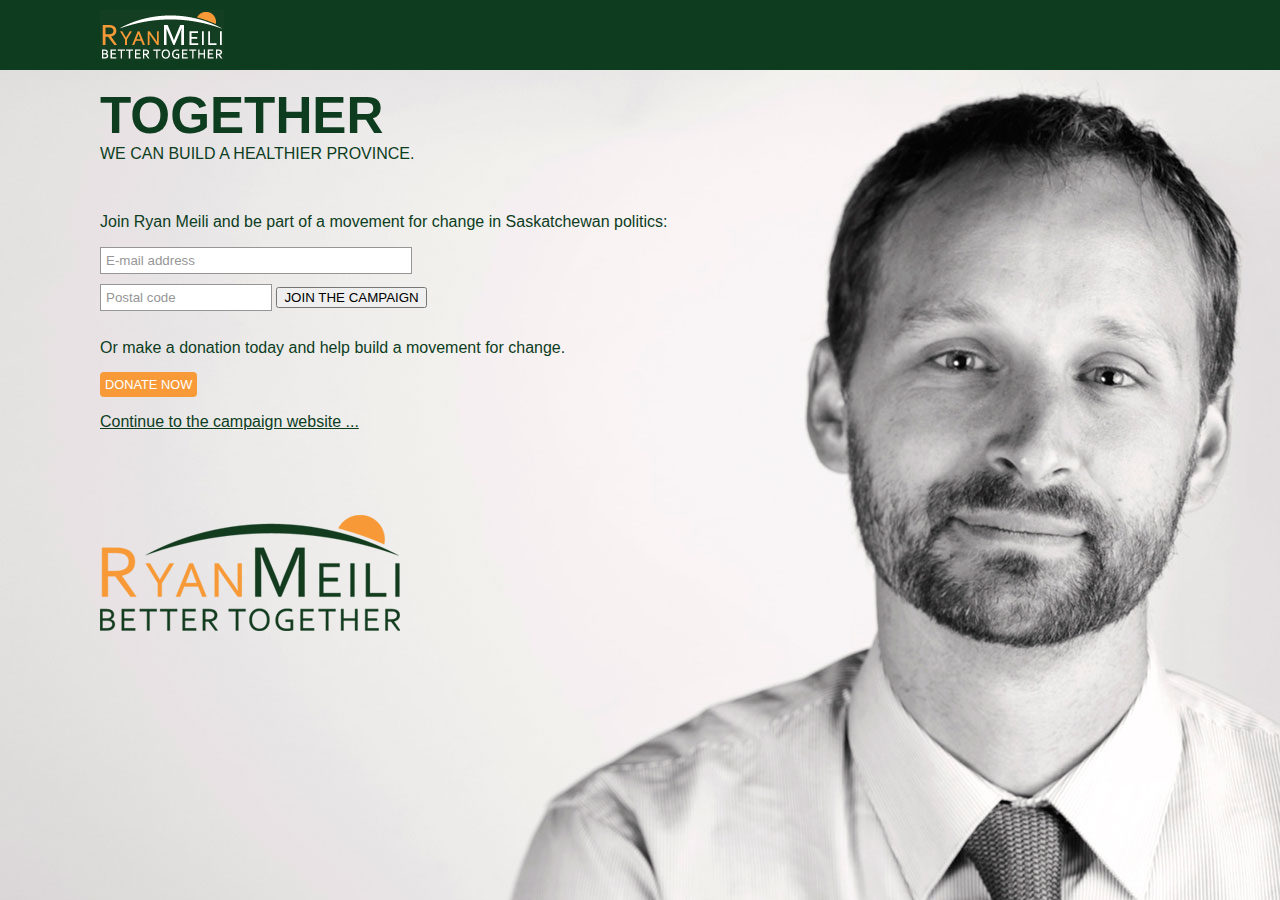
<file: index.html>
<!doctype html>
<!-- paulirish.com/2008/conditional-stylesheets-vs-css-hacks-answer-neither/ -->
<!--[if lt IE 7]> <html class="no-js lt-ie9 lt-ie8 lt-ie7" lang="en"> <![endif]-->
<!--[if IE 7]>    <html class="no-js lt-ie9 lt-ie8" lang="en"> <![endif]-->
<!--[if IE 8]>    <html class="no-js lt-ie9" lang="en"> <![endif]-->
<!-- Consider adding a manifest.appcache: h5bp.com/d/Offline -->
<!--[if gt IE 8]><!--> <html class="no-js" lang="en"> <!--<![endif]-->
<head>
  <meta charset="utf-8">

  <!-- Use the .htaccess and remove these lines to avoid edge case issues.
       More info: h5bp.com/i/378 -->
  <meta http-equiv="X-UA-Compatible" content="IE=edge,chrome=1">

  <title></title>
  <meta name="description" content="">

  <!-- Mobile viewport optimized: h5bp.com/viewport -->
  <meta name="viewport" content="width=device-width">

  <!-- Place favicon.ico and apple-touch-icon.png in the root directory: mathiasbynens.be/notes/touch-icons -->

  <link rel="stylesheet" href="splash.css">

</head>
<body>
  <!-- Prompt IE 6 users to install Chrome Frame. Remove this if you support IE 6.
       chromium.org/developers/how-tos/chrome-frame-getting-started -->
  <!--[if lt IE 7]><p class=chromeframe>Your browser is <em>ancient!</em> <a href="http://browsehappy.com/">Upgrade to a different browser</a> or <a href="http://www.google.com/chromeframe/?redirect=true">install Google Chrome Frame</a> to experience this site.</p><![endif]-->
  <header>
  </header>
  <div role="main">
      <div id="marketing">
          <div id="marketing-copy">
              <p><span id="together">Together</span>
              We can build a healthier province.</p>
              <div id="ryan-portrait">&nbsp;</div> 
              <p id="join">Join Ryan Meili and be part of a movement for change in Saskatchewan politics:</p>

          </div>
      </div>
      <div id="form">
        <form action="#">
              <fieldset>
                  <input class="email" type="text" name="email" value="E-mail address" onfocus="if(this.value=='E-mail address') this.value='';" onblur="if(this.value=='') this.value='E-mail address';" />

                  <input class="postal" type="text" name="postal" value="Postal code" onfocus="if(this.value=='Postal code') this.value='';" onblur="if(this.value=='') this.value='Postal code';" />
                  <input class="submit" type="submit" name="submit" value="Join the campaign" />
              </fieldset>
          </form>
          <br />
      </div>
      <div id="donate">
            <p>Or make a donation today and help build a movement for change.</p>
            <br />
            <p><a id="donate" href="/donate">Donate Now</a></p>
      </div>
      <a href="#">Continue to the campaign website ...</a>
  </div>
  <footer class="hidden-phone">
  &nbsp;
  </footer>


  <!-- JavaScript at the bottom for fast page loading -->

  <!-- Grab Google CDN's jQuery, with a protocol relative URL; fall back to local if offline -->
  <script src="//ajax.googleapis.com/ajax/libs/jquery/1.7.1/jquery.min.js"></script>
  <script>window.jQuery || document.write('<script src="js/libs/jquery-1.7.1.min.js"><\/script>')</script>

  <!-- scripts concatenated and minified via build script -->
  <!-- end scripts -->

  <!-- Asynchronous Google Analytics snippet. Change UA-XXXXX-X to be your site's ID.
       mathiasbynens.be/notes/async-analytics-snippet -->
  <script>
    var _gaq=[['_setAccount','UA-XXXXX-X'],['_trackPageview']];
    (function(d,t){var g=d.createElement(t),s=d.getElementsByTagName(t)[0];
    g.src=('https:'==location.protocol?'//ssl':'//www')+'.google-analytics.com/ga.js';
    s.parentNode.insertBefore(g,s)}(document,'script'));
  </script>
</body>
</html>
</file>
<file: splash.css>
/* 
 * colours
 * #0d3d1e Green
 *
 */
body {
  color: #0d3d1e;
  margin: 0;
  padding: 0 0 20px 0;
  font-family: Arial, Helvetica, sans-serif;
  background: #a3a1a2 url('ryan-portrait-1190px.jpg') no-repeat top center;
}
header {
  background: url('ryan-meili-logo-small.png') #0d3d1e no-repeat center 10px;
  height: 70px;
}
div[role="main"] {
  text-align: center;
}
#form {
  margin: 0;
  padding: 0;
}
#form fieldset {
  border: none;
  margin: 0;
  padding: 0;
}
#form input.email,
#form input.postal {
  color: #969696;
  margin-bottom: 10px;
  padding: 5px;
  border: 1px solid #969696;
}
#form input.email {
  width: 300px;
  display: block;
}
#form input.postal {
  width: 160px;
}
#form input.submit {
  text-transform: uppercase;
}
#donate {
  margin: 0 0 20px 0;
}
#donate p {
  margin: 0;
  padding: 0;
}
#donate a#donate {
  font-size: .8em;
  background: #f89a38;
  color: white;
  padding: 5px;
  -moz-border-radius: 4px;
  border-radius: 4px;
  text-decoration: none;
  text-transform: uppercase;
}
a:link,
a:visited,
a:hover {
  color: #0d3d1e;
}
header {
  background: url('ryan-meili-logo-small.png') #0d3d1e no-repeat 40px 10px;
  height: 70px;
}
div[role="main"] {
  text-align: left;
  padding-left: 40px;
}
#marketing {
  width: 50%;
}
#donate {
  width: 40%;
}
#marketing-copy {
  font-family: Tahoma, Arial, sans-serif;
  text-transform: uppercase;
}
#marketing-copy span#together {
  font-weight: bold;
  display: block;
  font-size: 3.2em;
}
#marketing-copy p#join {
  font-weight: normal;
  text-transform: none;
}
footer {
  background: url('ryan-meili-logo-on-trans-300px.png') no-repeat bottom left;
  height: 200px;
  margin-left: 40px;
}
@media (min-width: 1200px) {
  body {
    background: #a3a1a2 url('ryan-portrait-1920px.jpg') no-repeat top center;
  }
  header {
    background: url('ryan-meili-logo-small.png') #0d3d1e no-repeat 100px 10px;
    height: 70px;
  }
  div[role="main"] {
    text-align: left;
    padding-left: 100px;
  }
  footer {
    background: url('ryan-meili-logo-on-trans-300px.png') no-repeat bottom left;
    height: 200px;
    margin-left: 100px;
  }
}
@media (max-width: 767px) {
  body {
    background: none;
  }
  header {
    background: url('ryan-meili-logo-small.png') #0d3d1e no-repeat center 10px;
    height: 70px;
  }
  div[role="main"] {
    text-align: center;
    padding-left: 0px;
  }
  div#ryan-portrait {
    background: url('ryan-portrait-480px.jpg') no-repeat center;
    height: 248px;
  }
  #marketing {
    width: 100%;
  }
  #donate {
    width: 100%;
  }
  #marketing-copy {
    width: 100%;
    color: #0d3d1e;
    text-align: center;
    font-weight: bold;
  }
  #marketing-copy span#together {
    display: block;
    font-size: 1.4em;
    text-transform: uppercase;
  }
  #marketing-copy p#join {
    font-size: .9em;
    font-weight: normal;
    color: #646464;
  }
  #form {
    text-align: center;
  }
  #form input.email {
    display: inline;
    width: 90%;
  }
  #form input.postal {
    display: inline;
    width: 90%;
  }
  #form input.submit {
    text-transform: uppercase;
    width: 90%;
  }
  #donate a#donate {
    font-size: .8em;
    background: #f89a38;
    color: white;
    padding: 10px 25% 10px 25%;
    width: 300px;
  }
}
@media (max-width: 480px) {
  body {
    font-family: Tahoma, Arial, sans-serif;
  }
  div#ryan-portrait {
    background: url('ryan-portrait-320px.jpg') no-repeat center;
    height: 180px;
  }
  header {
    background: url('ryan-meili-logo-small.png') #0d3d1e no-repeat center;
    height: 70px;
  }
  div[role="main"] {
    text-align: center;
    padding-left: 0px;
  }
  #marketing {
    width: 100%;
  }
  #marketing-copy {
    font-family: Tahoma, Arial, sans-serif;
  }
  #donate {
    width: 100%;
  }
  #form {
    text-align: center;
  }
  #form input.email {
    display: inline;
    width: 90%;
  }
  #form input.postal {
    display: inline;
    width: 90%;
  }
  #form input.submit {
    text-transform: uppercase;
    width: 90%;
  }
  #donate a#donate {
    font-size: .8em;
    background: #f89a38;
    color: white;
    padding: 10px 25% 10px 25%;
    width: 300px;
  }
}
@media (min-width: 480px) and (max-width: 640px) {
  div#ryan-portrait {
    background: url('ryan-portrait-480px.jpg') no-repeat center;
    height: 248px;
  }
  header {
    background: url('ryan-meili-logo-small.png') #0d3d1e no-repeat center;
    height: 70px;
  }
  div[role="main"] {
    text-align: center;
    padding-left: 0px;
  }
  #marketing {
    width: 100%;
  }
  #donate {
    width: 100%;
  }
  #form {
    text-align: center;
  }
  #form input.email {
    display: inline;
    width: 90%;
  }
  #form input.postal {
    display: inline;
    width: 90%;
  }
  #form input.submit {
    text-transform: uppercase;
    width: 90%;
  }
  #donate a#donate {
    font-size: .8em;
    background: #f89a38;
    color: white;
    padding: 10px 25% 10px 25%;
    width: 300px;
  }
}
@media (min-width: 768px) and (max-width: 979px) {
  body {
    background: #a3a1a2 url('ryan-portrait-1024px.jpg') no-repeat top center;
    color: #0d3d1e;
  }
  header {
    background: url('ryan-meili-logo-small.png') #0d3d1e no-repeat 40px 10px;
    height: 70px;
  }
  div[role="main"] {
    text-align: left;
    padding-left: 40px;
  }
  #marketing {
    width: 50%;
  }
  #marketing-copy span#together {
    font-weight: bold;
    display: block;
    font-size: 3.2em;
  }
  #marketing-copy p#join {
    font-weight: normal;
    text-transform: none;
  }
  #donate {
    width: 40%;
  }
  footer {
    background: url('ryan-meili-logo-on-trans-300px.png') no-repeat bottom left;
    height: 200px;
    margin-left: 40px;
  }
}
@media only screen and (-webkit-min-device-pixel-ratio: 2) {
  /* Put your iPhone 4g styles in here */
}
/* Following Android targeting from:
http://developer.android.com/guide/webapps/targeting.html
http://pugetworks.com/2011/04/css-media-queries-for-targeting-different-mobile-devices/  */
@media only screen and (-webkit-device-pixel-ratio: 0.75) {
  /* Put CSS for low density (ldpi) Android layouts in here */
}
@media only screen and (-webkit-device-pixel-ratio: 1) {
  /* Put CSS for medium density (mdpi) Android layouts in here */
}
@media only screen and (-webkit-device-pixel-ratio: 1.5) {
  /* Put CSS for high density (hdpi) Android layouts in here */
}
/* end Android targeting */
.hidden {
  display: none;
  visibility: hidden;
}
.visible-phone {
  display: none !important;
}
.visible-tablet {
  display: none !important;
}
.hidden-desktop {
  display: none !important;
}
.visible-desktop {
  display: inherit !important;
}
@media (min-width: 768px) and (max-width: 979px) {
  .hidden-desktop {
    display: inherit !important;
  }
  .visible-desktop {
    display: none !important ;
  }
  .visible-tablet {
    display: inherit !important;
  }
  .hidden-tablet {
    display: none !important;
  }
}
@media (max-width: 767px) {
  .hidden-desktop {
    display: inherit !important;
  }
  .visible-desktop {
    display: none !important;
  }
  .visible-phone {
    display: inherit !important;
  }
  .hidden-phone {
    display: none !important;
  }
}
</file>
